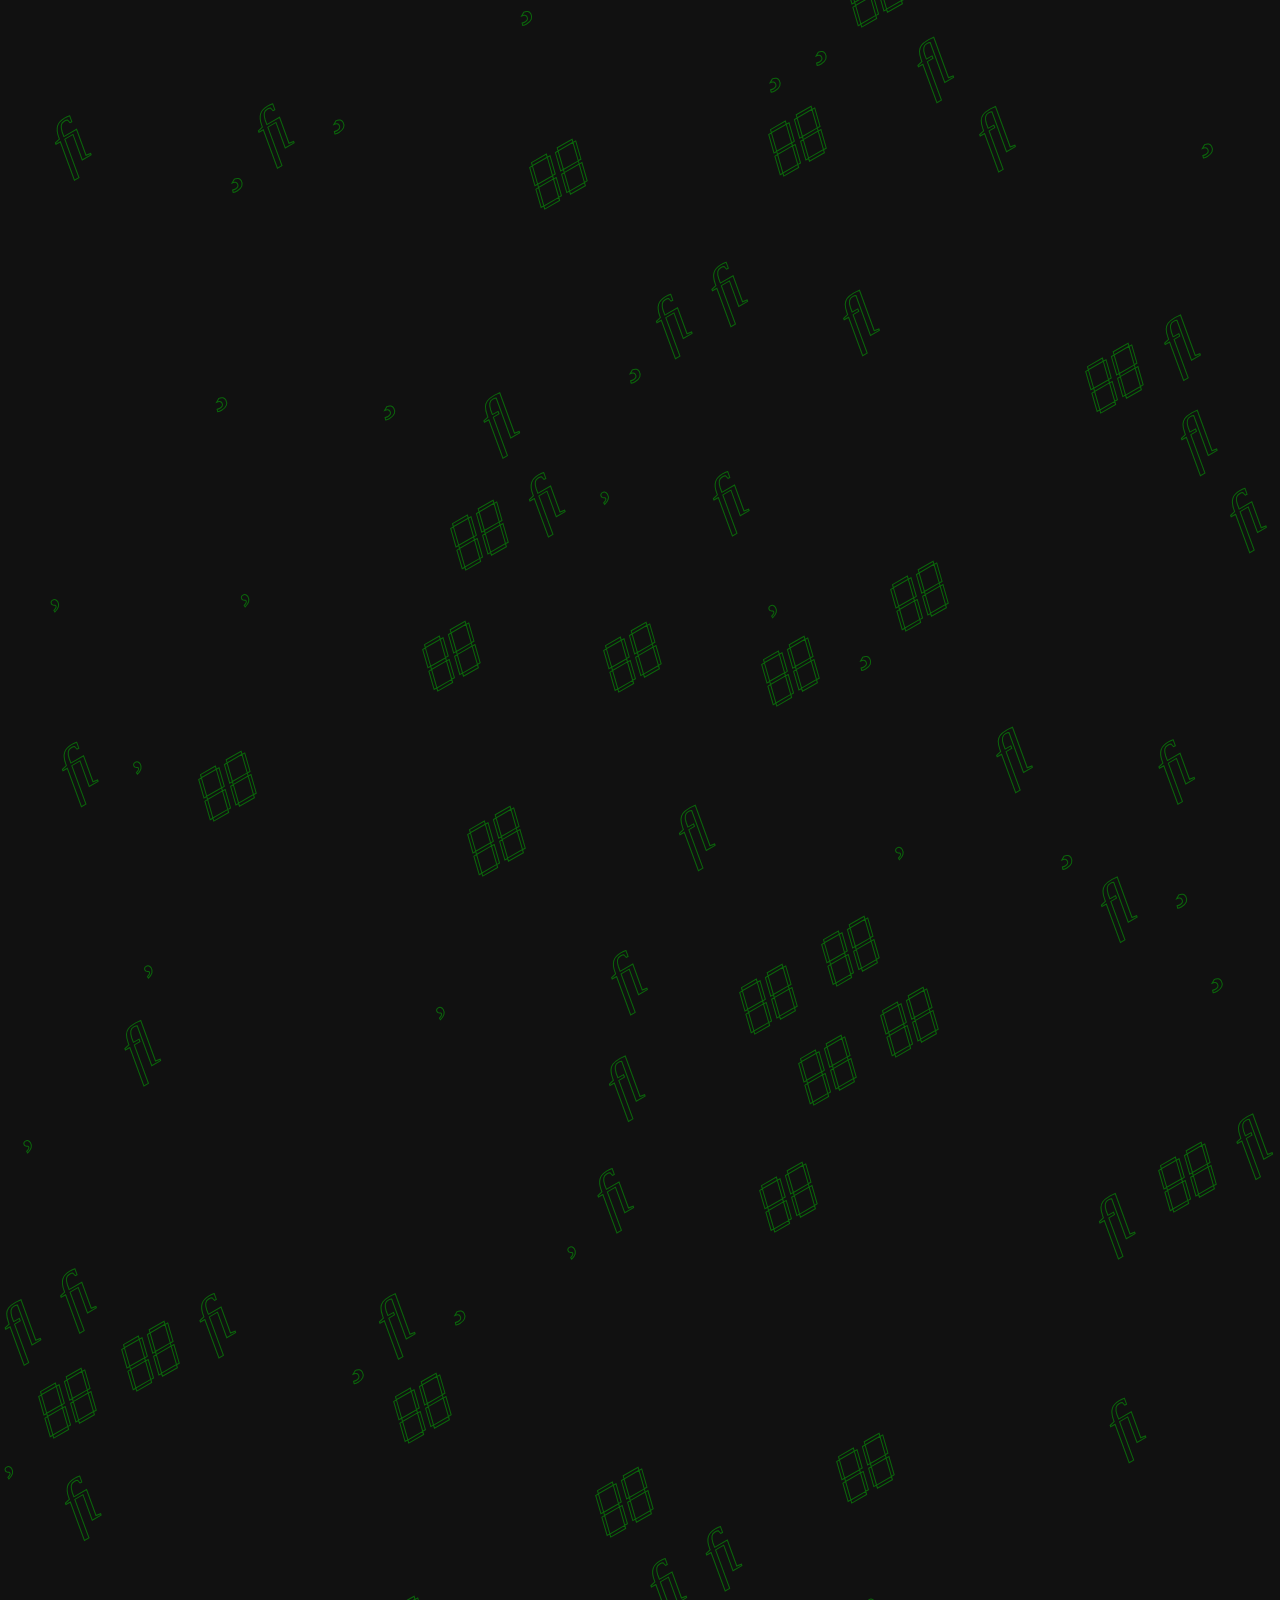
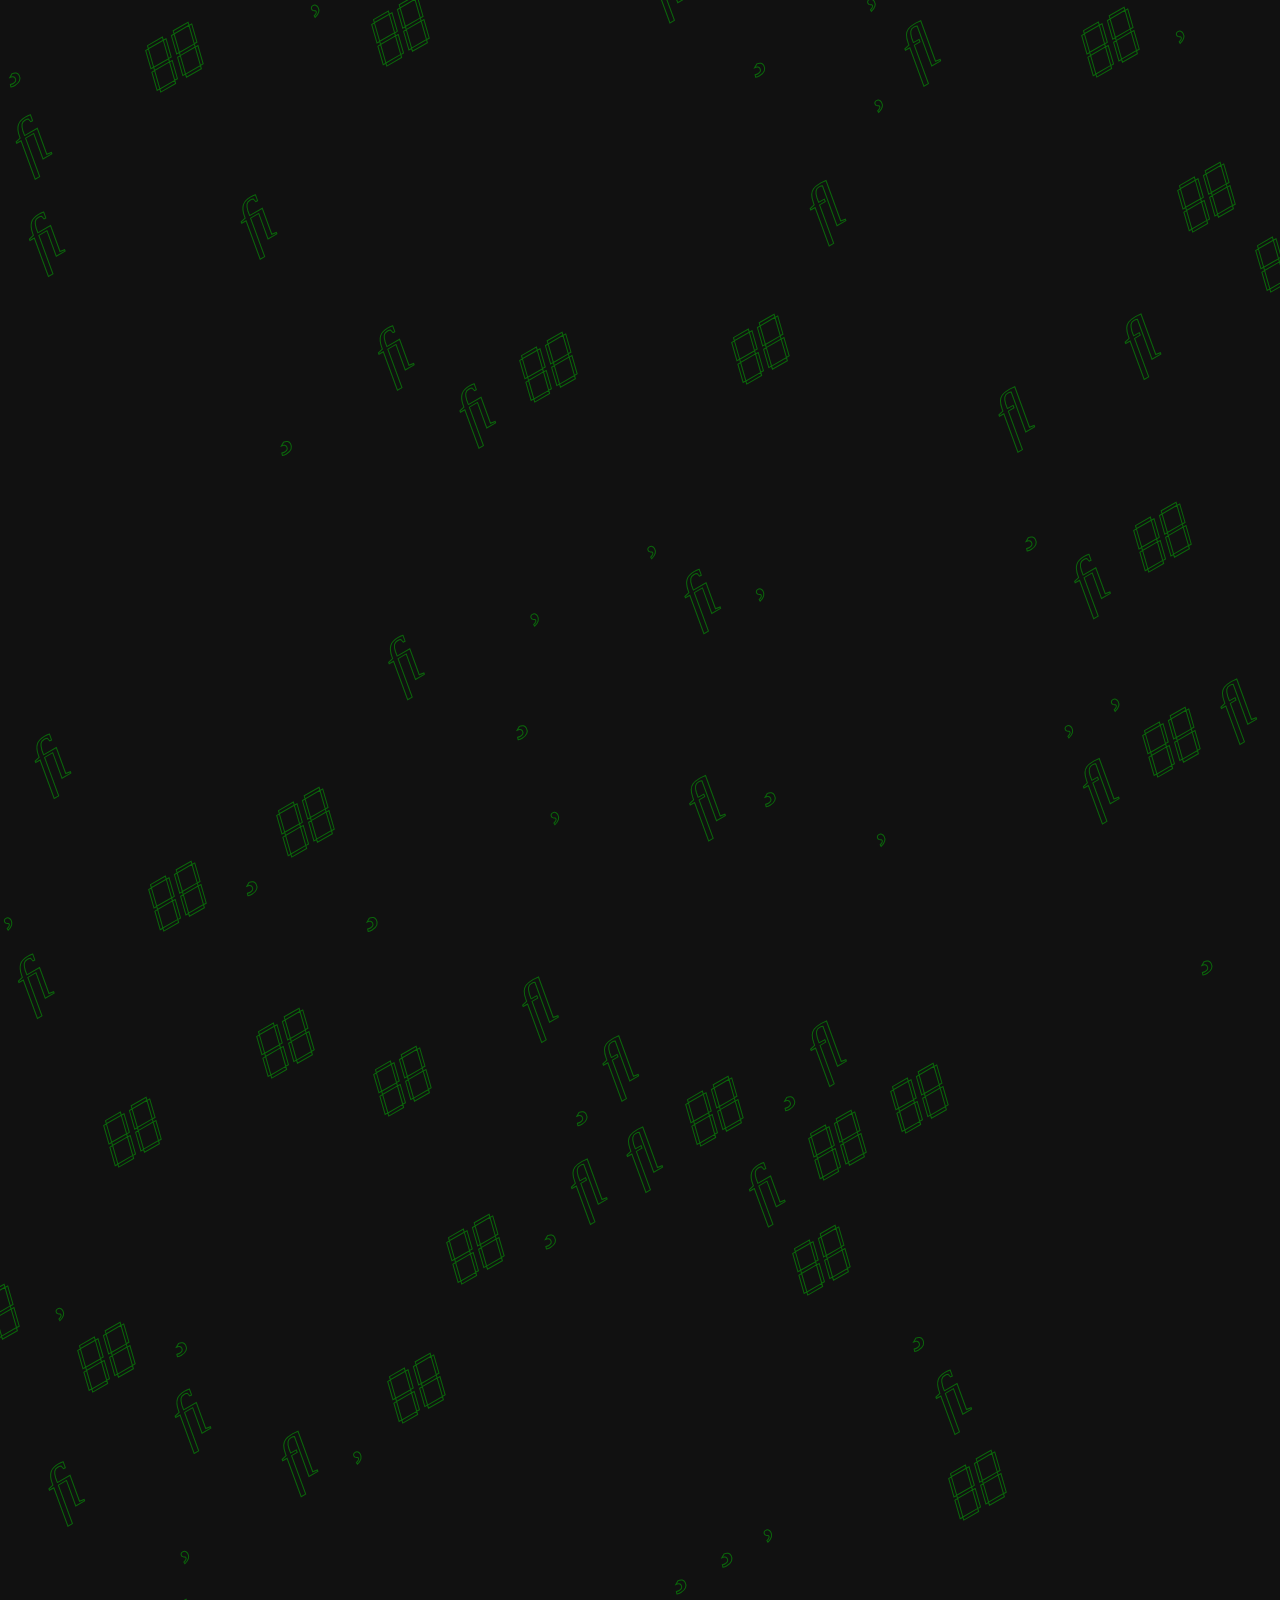
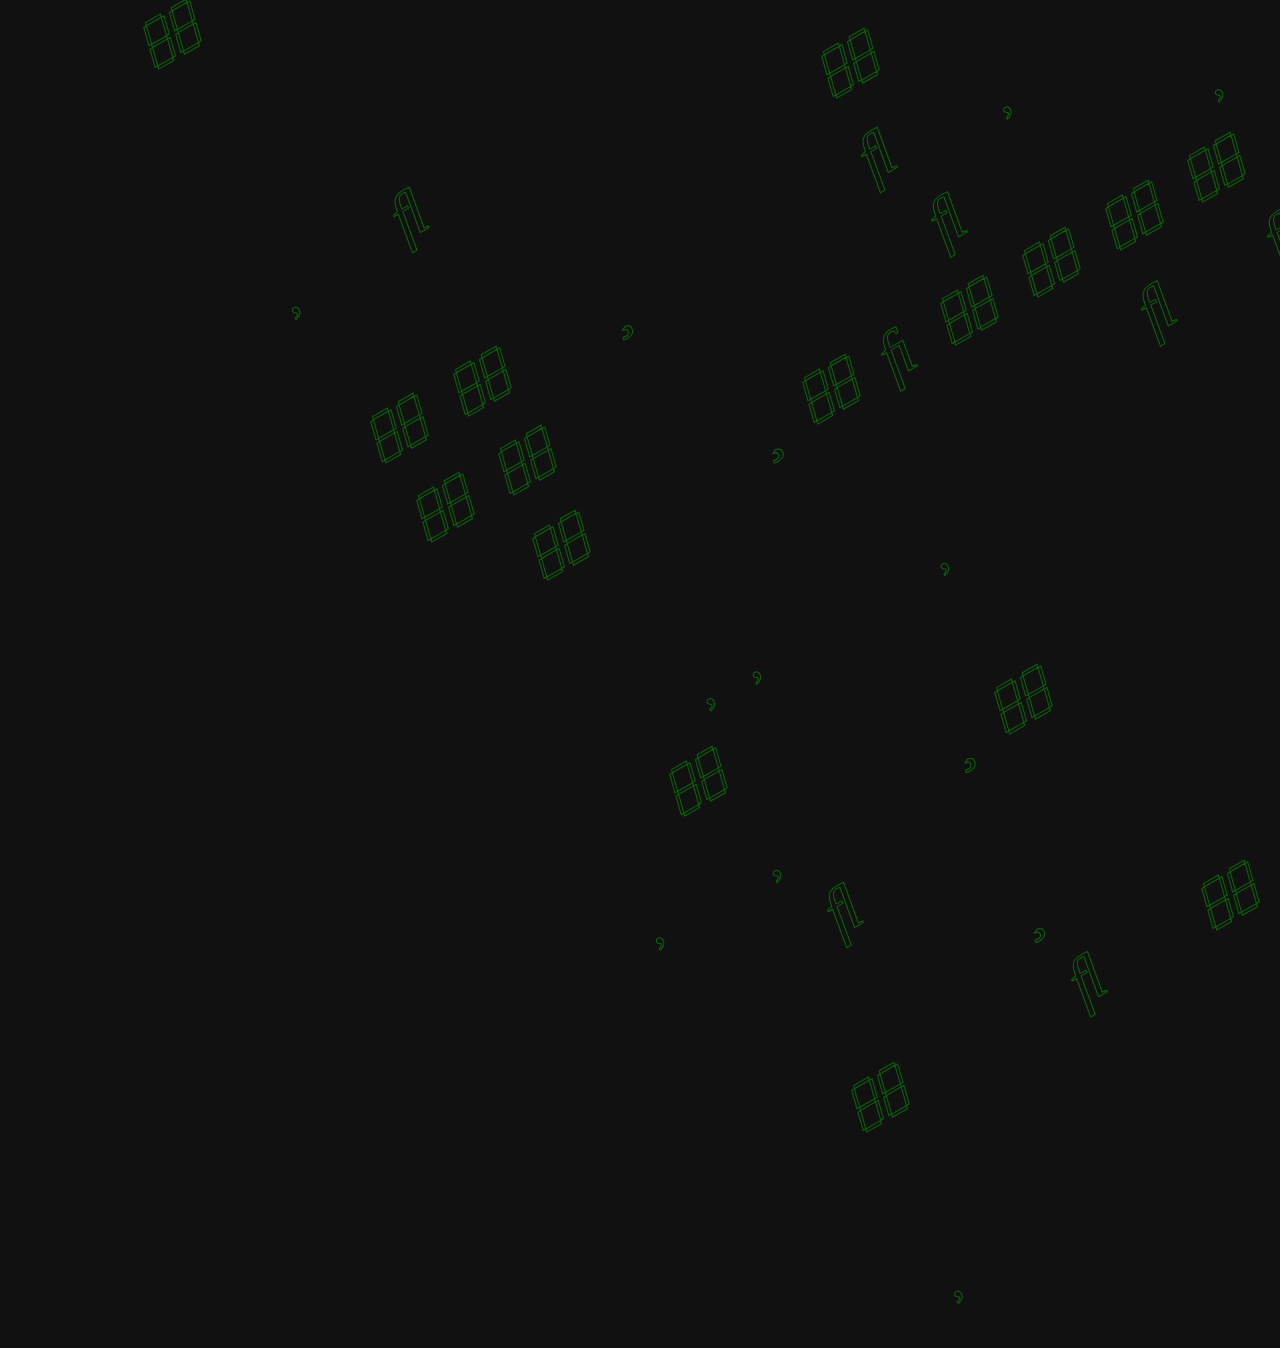
<file: animated-background/index.html>
<!DOCTYPE html>
<html lang="en">
	<head>
		<meta charset="UTF-8" />
		<meta name="viewport" content="width=device-width, initial-scale=1.0" />
		<title>Document</title>
		<link rel="stylesheet" href="main.css" />

		<!-- https://cdnjs.com/libraries/font-awesome -->
		<link
			rel="stylesheet"
			href="https://cdnjs.cloudflare.com/ajax/libs/font-awesome/6.5.2/css/all.min.css"
			integrity="sha512-SnH5WK+bZxgPHs44uWIX+LLJAJ9/2PkPKZ5QiAj6Ta86w+fsb2TkcmfRyVX3pBnMFcV7oQPJkl9QevSCWr3W6A=="
			crossorigin="anonymous"
			referrerpolicy="no-referrer"
		/>
	</head>
	<body>
		<div class="box">
			<div class="group"></div>
		</div>

		<script src="main.js"></script>
	</body>
</html>
</file>
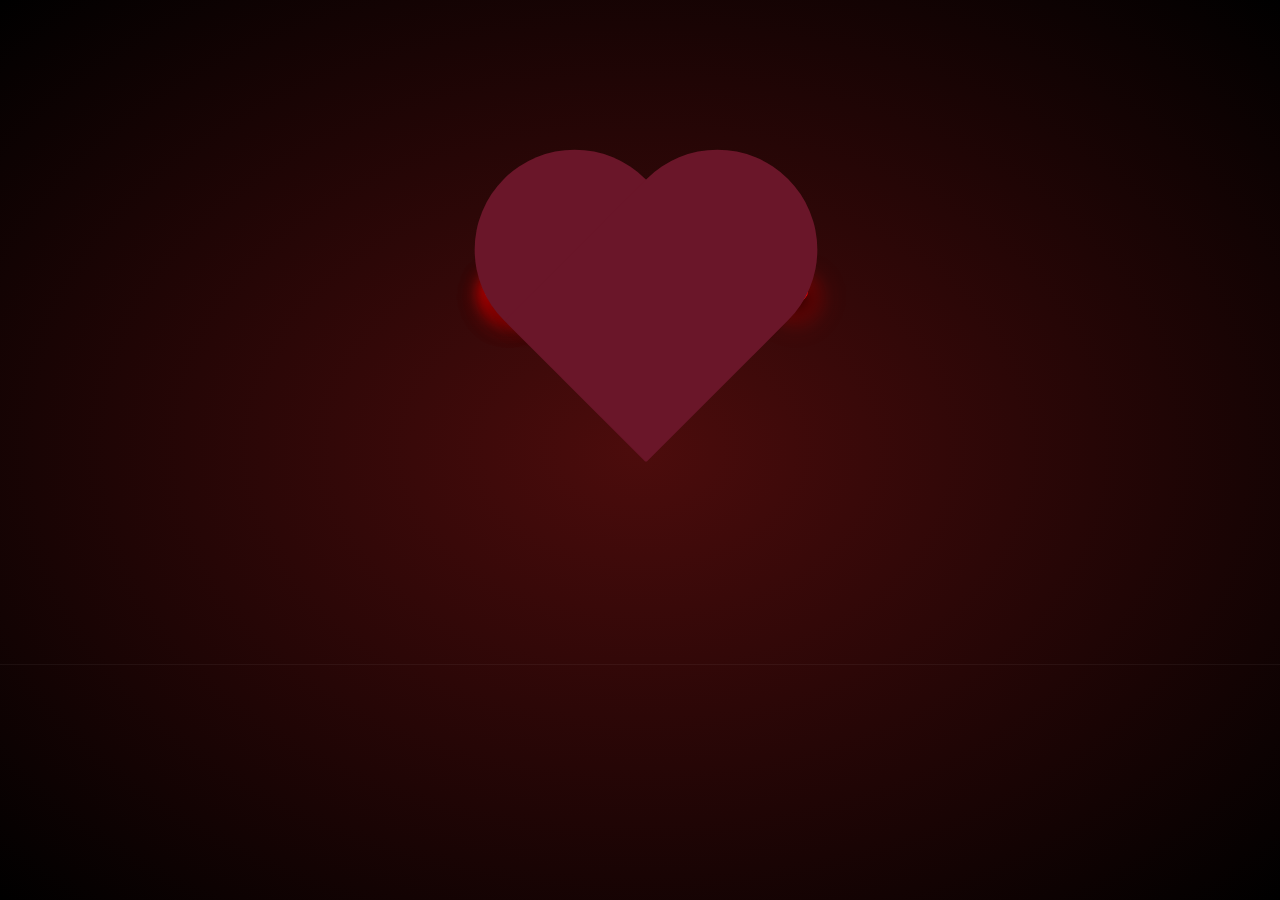
<file: heart-rain/index.html>
<!DOCTYPE html>
<html lang="en">
	<head>
		<meta charset="UTF-8" />
		<meta name="viewport" content="width=device-width, initial-scale=1.0" />
		<title>Love Rain Animation</title>
		<link rel="stylesheet" href="main.css" />
	</head>
	<body>
		<div class="container">
			<div class="heart"></div>
		</div>
		<script src="main.js"></script>
	</body>
</html>
</file>
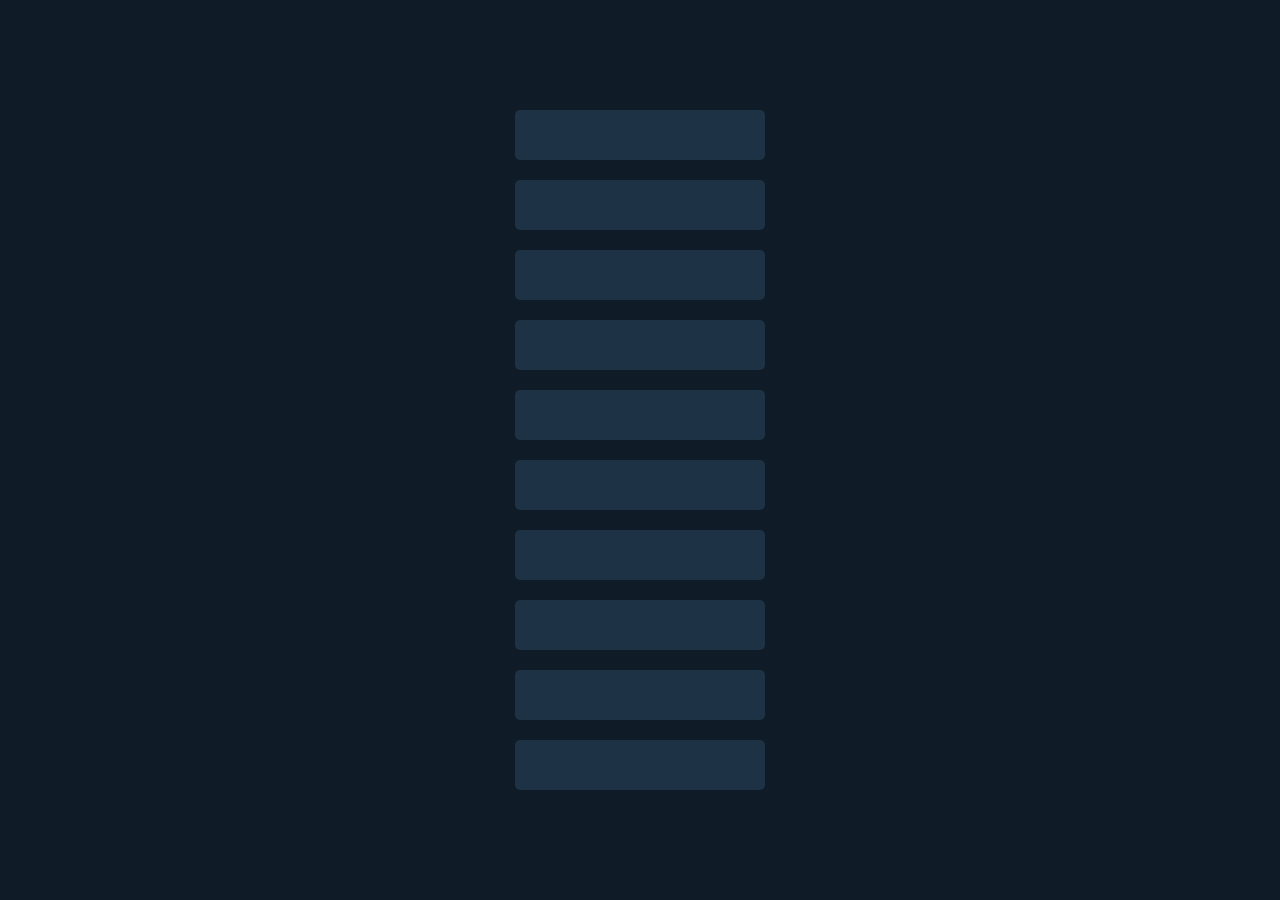
<file: hover-sibling-elements/index.html>
<!DOCTYPE html>
<html lang="en">
	<head>
		<meta charset="UTF-8" />
		<meta name="viewport" content="width=device-width, initial-scale=1.0" />
		<title>Magnetic Link</title>
		<link rel="stylesheet" href="main.css" />
	</head>
	<body>
		<div class="container">
			<div class="box"></div>
			<div class="box"></div>
			<div class="box"></div>
			<div class="box"></div>
			<div class="box"></div>
			<div class="box"></div>
			<div class="box"></div>
			<div class="box"></div>
			<div class="box"></div>
			<div class="box"></div>
		</div>

		<script src="main.js"></script>
	</body>
</html>
</file>
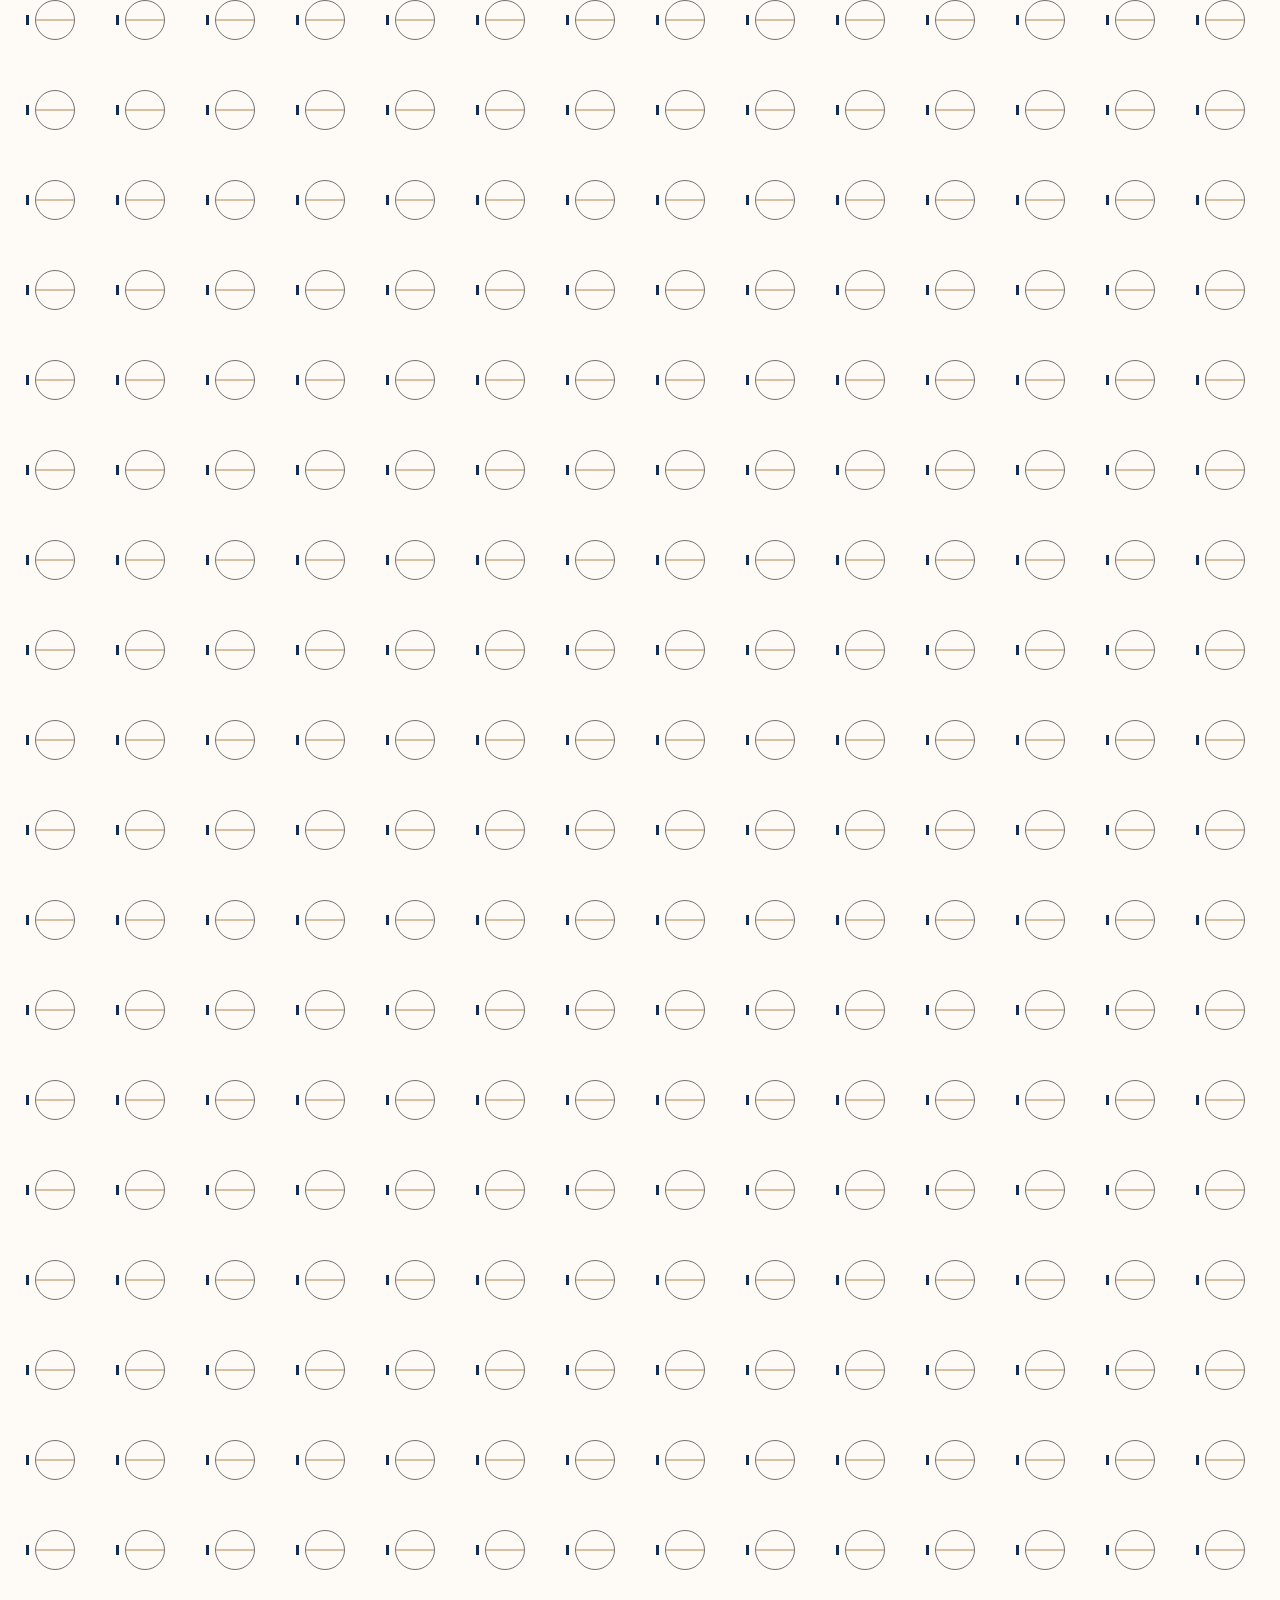
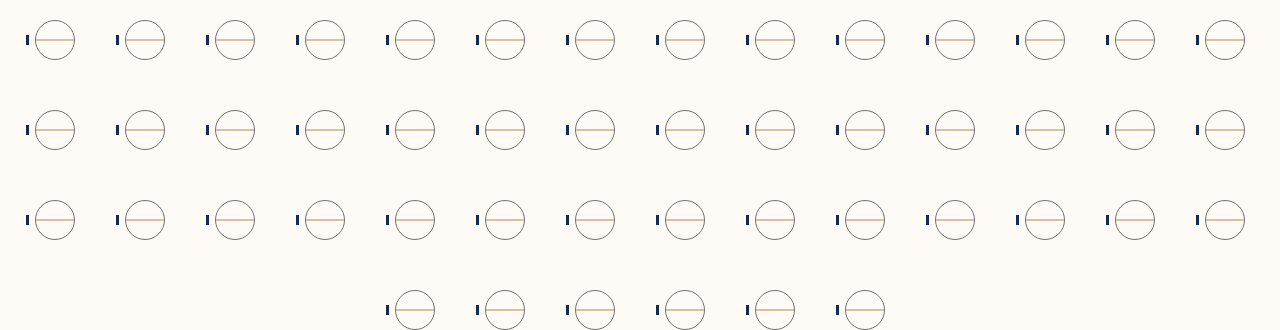
<file: magnetic-background/index.html>
<!doctype html>
<html lang="en">
<head>
    <meta charset="UTF-8">
    <meta name="viewport"
          content="width=device-width, user-scalable=no, initial-scale=1.0, maximum-scale=1.0, minimum-scale=1.0">
    <meta http-equiv="X-UA-Compatible" content="ie=edge">
    <title>Document</title>
	<link rel="stylesheet" href="main.css">
</head>
<body>

<script src="main.js"></script>
</body>
</html>
</file>
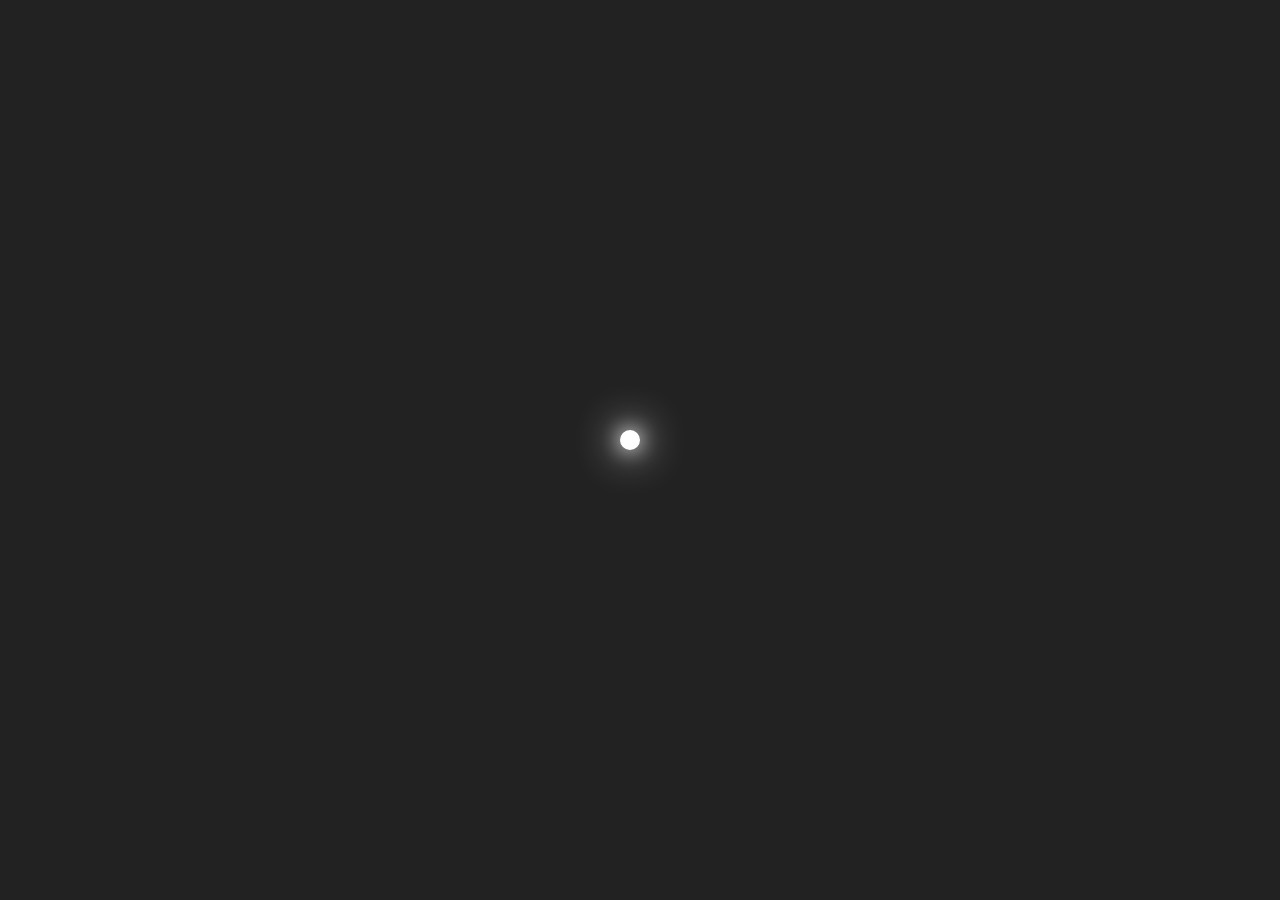
<file: magnetic-link/index.html>
<!DOCTYPE html>
<html lang="en">
<head>
  <meta charset="UTF-8" />
  <meta name="viewport" content="width=device-width, initial-scale=1.0" />
  <title>Magnetic Link</title>
  <link rel="stylesheet" href="main.css" />

  <!-- https://cdnjs.com/libraries/font-awesome -->
  <link
    rel="stylesheet"
    href="https://cdnjs.cloudflare.com/ajax/libs/font-awesome/6.5.2/css/all.min.css"
    integrity="sha512-SnH5WK+bZxgPHs44uWIX+LLJAJ9/2PkPKZ5QiAj6Ta86w+fsb2TkcmfRyVX3pBnMFcV7oQPJkl9QevSCWr3W6A=="
    crossorigin="anonymous"
    referrerpolicy="no-referrer"
  />
</head>
<body>
<ul>
  <li>
    <a href="#"> </a>
    <i class="fa-brands fa-facebook-f"></i>
  </li>
  <li>
    <a href="#"> </a>
    <i class="fa-brands fa-x-twitter"></i>
  </li>
  <li>
    <a href="#"> </a>
    <i class="fa-brands fa-instagram"></i>
  </li>
  <div id="cursor"></div>
</ul>

<script src="main.js"></script>
</body>
</html>
</file>
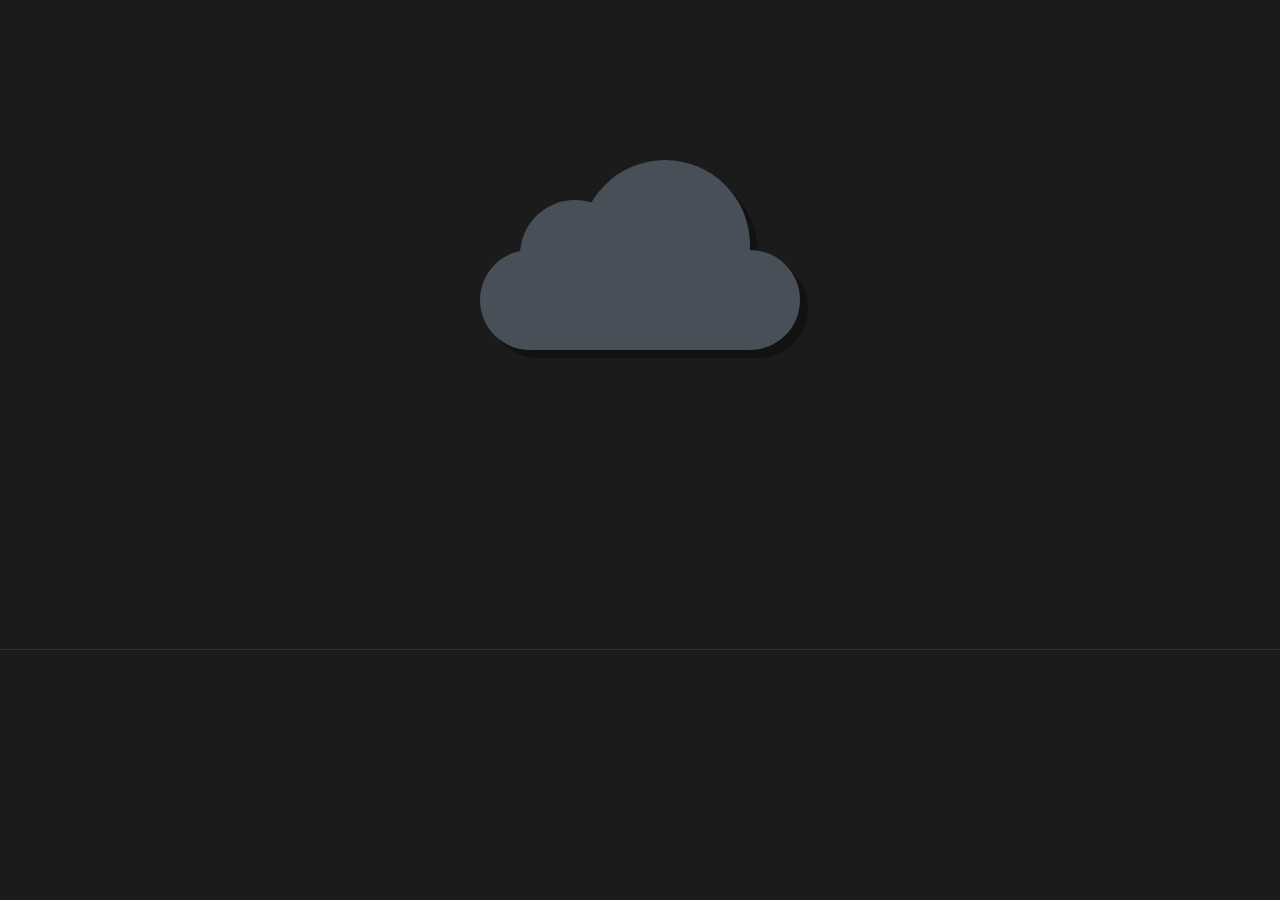
<file: rain/index.html>
<!DOCTYPE html>
<html lang="en">
	<head>
		<meta charset="UTF-8" />
		<meta name="viewport" content="width=device-width, initial-scale=1.0" />
		<title>Document</title>
		<link rel="stylesheet" href="main.css" />
	</head>
	<body>
		<div class="container">
			<div class="cloud"></div>
		</div>

		<script src="main.js"></script>
	</body>
</html>
</file>
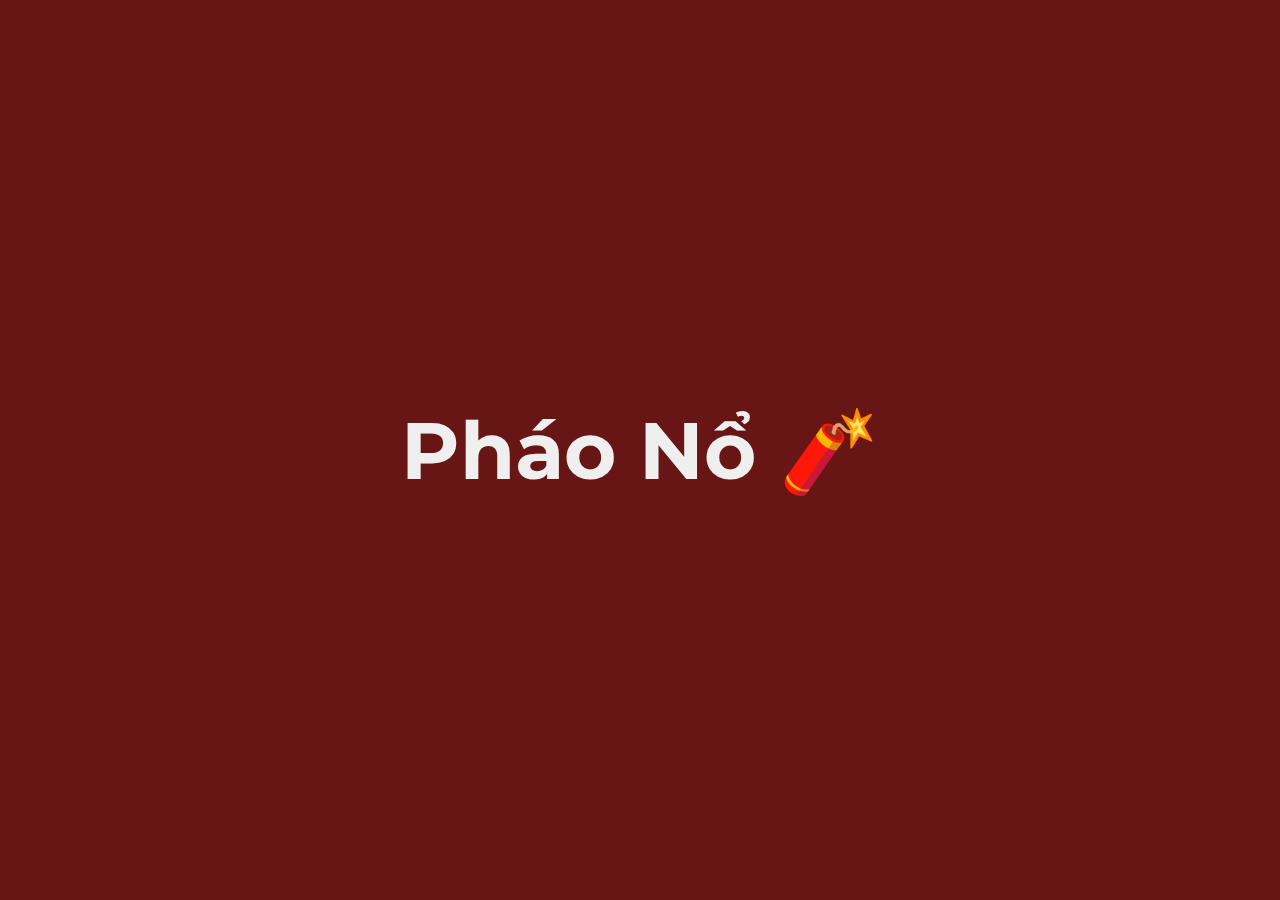
<file: spark-animation/index.html>
<!DOCTYPE html>
<html lang="en">
	<head>
		<meta charset="UTF-8" />
		<meta name="viewport" content="width=device-width, initial-scale=1.0" />
		<title>Document</title>
		<link rel="stylesheet" href="main.css" />

		<!-- https://cdnjs.com/libraries/font-awesome -->
		<link
			rel="stylesheet"
			href="https://cdnjs.cloudflare.com/ajax/libs/font-awesome/6.5.2/css/all.min.css"
			integrity="sha512-SnH5WK+bZxgPHs44uWIX+LLJAJ9/2PkPKZ5QiAj6Ta86w+fsb2TkcmfRyVX3pBnMFcV7oQPJkl9QevSCWr3W6A=="
			crossorigin="anonymous"
			referrerpolicy="no-referrer"
		/>
		<link rel="preconnect" href="https://fonts.googleapis.com">
		<link rel="preconnect" href="https://fonts.gstatic.com" crossorigin>
		<link href="https://fonts.googleapis.com/css2?family=Montserrat:ital,wght@0,100..900;1,100..900&family=Roboto:ital,wght@0,100;0,300;0,400;0,500;0,700;0,900;1,100;1,300;1,400;1,500;1,700;1,900&display=swap" rel="stylesheet">
	</head>
	<body>
		<h2>Pháo Nổ 🧨</h2>
		<script src="main.js"></script>
	</body>
</html>
</file>
<file: animated-background/main.css>
*{
  margin: 0;
  padding: 0;
  box-sizing: border-box;
}

body{
  min-height: 100vh;
  background: #111;
  overflow: hidden;
}
.box{
  position: absolute;
  top: 0;
  left: 0;
  width: 100vw;
  height: 100vh;
  display: flex;
  justify-content: flex-end;
}

.box .group{
  position: relative;
  transform: rotate(-30deg);
  display: flex;
  flex-direction: column;
  gap: 1em;
}

.iconContainer{
  display: flex;
  gap: .5em;
  font-size: 4em;
  width: 200vw;
  animation: animate 80s linear infinite;
}
@keyframes animate {
  0%, 100% {
    transform: translateX(-50vw);
  }
  50%{
    transform: translateX(0vw);
  }
}
.iconContainer:nth-child(even){
  animation: animate2 80s linear infinite;
}
@keyframes animate2 {
  0%, 100% {
    transform: translateX(50vw);
  }
  50%{
    transform: translateX(0vw);
  }
}
.iconContainer i{
  cursor: default;
  user-select: none;
  transition: 2s;
  color: transparent;
  opacity: .35;
  -webkit-text-stroke: 1px #0f0;
}
.iconContainer i:hover{
  color: #0f0;
  transition: 0s;
  -webkit-text-stroke: 1px transparent;
  opacity: 1;
  text-shadow: 0 0 120px #0f0;
}
</file>
<file: heart-rain/main.css>
*{
  margin: 0;
  padding: 0;
  box-sizing: border-box;
}

body{
  display: flex;
  justify-content: center;
  align-items: center;
  min-height: 100vh;
  background: radial-gradient(#4c0c0c, #000);
}
.container{
  position: relative;
  height: 430px;
  width: 100%;
  display: flex;
  justify-content: center;
  border-bottom: 1px solid rgba(255,255,255,0.05);
  -webkit-box-reflect: below 1px linear-gradient(transparent, transparent,transparent,transparent,);
}
.heart{
  position: relative;
  width: 300px;
  height: 300px;
}
.heart:before{
  content: '';
  position: absolute;
  top: -100px;
  left: 20px;
  width: 200px;
  height: 300px;
  background: #6a1629;
  border-top-left-radius: 100px;
  border-top-right-radius: 100px;
  rotate: -45deg;
  z-index: 1000;
  animation: animateHeart 2s steps(1) infinite;
}
.heart:after{
  content: '';
  position: absolute;
  top: -100px;
  left: 92px;
  width: 200px;
  height: 300px;
  background: #6a1629;
  border-top-left-radius: 100px;
  border-top-right-radius: 100px;
  rotate: 45deg;
  z-index: 1000;
  animation: animateHeart 2s steps(1) infinite;
}

@keyframes animateHeart {
  0%,94%,100%{
    filter: none
  }
  95%{
    filter: drop-shadow(0 0 50px #f00) drop-shadow(0 0 150px #f00);
    background: #f00;
  }
}
.drop{
  position: absolute;
  width: 30px;
  height: 30px;
  top: 40px;
  filter: drop-shadow(5px 5px 10px #000) drop-shadow(0 0 10px #f00);
  animation: animate 4s linear forwards;
}
.drop::before{
  content:'';
  position: absolute;
  width: 20px;
  height: 30px;
  background: #f00;
  border-top-left-radius: 20px;
  border-top-right-radius: 20px;
  transform-origin: bottom center;
  rotate: -45deg;
  z-index: 100000;
}
.drop::after{
  content:'';
  left: -14px;
  position: absolute;
  width: 20px;
  height: 30px;
  background: #f00;
  border-top-left-radius: 20px;
  border-top-right-radius: 20px;
  transform-origin: bottom center;
  rotate: 45deg;
  z-index: 100000;
}

@keyframes animate {
  0%{
    top: 40px;
    opacity: 1;
    scale: 1;
  }
  70%{
    top: 400px;
    opacity: 1;
  }
  80%{
    top: 400px;
  }
  100%{
    top: 400px;
    opacity: 0;
    scale: 0;
  }
}
</file>
<file: hover-sibling-elements/main.css>
*{
  margin: 0;
  padding: 0;
  box-sizing: border-box;
}
body{
  display: flex;
  justify-content: center;
  align-items: center;
  min-height: 100vh;
  background: #0f1b26;
  overflow: hidden;
}

.container{
  display: flex;
  justify-content: center;
  align-items: center;
  flex-direction: column;
  gap: 20px;
}

.container .box{
  position: relative;
  width: 250px;
  height: 50px;
  background: #1d3244;
  border-radius: 5px;
  transition: .5s
}
.container .box.hovered{
  scale: 1.75;
  z-index: 100000;
  background: #1296ff;
  box-shadow: 0 0 50px rgba(0,0,0,0.25);
}
.container .box.prev1,
.container .box.next1{
  scale: 1.5;
  z-index: 3;
  background: #0d75c9;
  box-shadow: 0 0 50px rgba(0,0,0,0.15);
}
.container .box.prev2,
.container .box.next2{
  scale: 1.25;
  z-index: 2;
  background: #08518d;
  box-shadow: 0 0 50px rgba(0,0,0,0.05);
}
</file>
<file: magnetic-background/main.css>
*{
  margin: 0;
  padding: 0;
  box-sizing: border-box;
}
body{
  min-height: 100vh;
  background: #fefaf6;
  display: flex;
  align-items: center;
  justify-content: center;
  flex-wrap: wrap;
  gap: 50px;
  overflow: hidden;
}
.box{
  position: relative;
  width: 40px;
  height: 40px;
  border-radius: 50%;
  border: 1px solid #717171;
  display: flex;
  justify-content: center;
  align-items: center;
}
.box::before{
  content: '';
  position: absolute;
  width: 100%;
  height: 2px;
  background: #dac0a3;
}
.box::after{
  content: '';
  position: absolute;
  left: -10px;
  width: 3px;
  height: 10px;
  background: #102c57;
}
</file>
<file: magnetic-link/main.css>
*{
  margin: 0;
  padding: 0;
  box-sizing: border-box;
}
body{
  display: flex;
  justify-content: center;
  align-items: center;
  min-height: 100vh;
  background: #222;
  overflow-x: hidden;
  cursor: none;
}
ul{
  display: flex;
  justify-content: center;
  align-items: center;
  gap: 50px;
}

ul li {
  position: relative;
  width: 100px;
  height: 100px;
  /* background: #f00; */
  border-radius: 50%;
  display: flex;
  justify-content: center;
  align-items: center;
  transition: .1s;
  font-size: 2em;
  text-decoration: none;
}

ul li a{
  display: block;
  width: 100%;
  height: 100%;
  cursor: none;
}

ul li i{
  position: absolute;
  pointer-events: none;
  color:#fff;
}

#cursor{
  position: absolute;
  transform: translate(-50%, -50%);
  width: 20px;
  height: 20px;
  border-radius: 50%;
  border: 10px solid #fff;
  filter: drop-shadow(0 0 10px #fff) drop-shadow(0 0 20px #fff);
  pointer-events: none;
  opacity: 0;
  transition: all .5s, left 0s, top 0s;
}
ul li:hover ~ #cursor{
  width: 100px;
  height: 100px;
  border: 2px solid #fff;
}
body:hover #cursor{
  opacity: 1;
}
</file>
<file: rain/main.css>
*{
  margin: 0;
  padding: 0;
  box-sizing: border-box;
}

body{
  display: flex;
  justify-content: center;
  align-items: center;
  min-height: 100vh;
  background: #1b1b1b;
}

.container{
  position: relative;
  width: 100%;
  height: 400px;
  display: flex;
  justify-content: center;
  border-bottom: 1px solid rgba(255,255,255,0.1);
}

.container .cloud{
  position: relative;
  width: 320px;
  height: 100px;
  border-radius: 100px;
  filter: drop-shadow(8px 8px 0 #0005);
  animation: animateCloud 2s steps(1) infinite;
}

@keyframes animateCloud {
  0% {
    filter: drop-shadow(8px 8px 0 #0001) 
    drop-shadow(0 0 0 #fff)
    brightness(1);
  }
  95% {
    filter: drop-shadow(8px 8px 0 #0001) 
    drop-shadow(0 0 50px #fff5)
    brightness(10);
  }
}

.container .cloud:before{
  content: '';
  position: absolute;
  top: -50px;
  left: 40px;
  width: 110px;
  height: 110px;
  border-radius: 50%;
  background: #484f59;
  box-shadow: 90px -10px 0 30px #484f59;
}
.container .cloud::after{
  content: '';
  position: absolute;
  inset: 0;
  background: #484f59;
  border-radius: 100px;
}

.container .cloud .drop{
  position: absolute;
  top: 40px;
  background: #05a2eb;
  width: 2px;
  height: 10px;
  transform-origin: bottom;
  animation: animate 2s linear infinite;
}

@keyframes animate {
  0%{
    transform: translateY(0) scaleY(1);
  }
  70%{
    transform: translateY(360px) scaleY(1);
  }
  80%{
    transform: translateY(360px) scaleY(0.2);
  }
  100%{
    transform: translateY(360px) scaleY(0.2) scaleX(15);
  }
}
</file>
<file: spark-animation/main.css>
*{
  margin: 0;
  padding: 0;
  box-sizing: border-box;
  font-family: "Montserrat", sans-serif;
}

body{
  display: flex;
  justify-content: center;
  align-items: center;
  min-height: 100vh;
  background: #681515;
  overflow: hidden;
}
h2{
  color: #efefef;
  font-size: 5em;
  user-select: none;
  text-align: center;
}
i{
  position: fixed;
  border-radius: 50%;
  background: #fff;
  width: 50px;
  height: 50px;
  pointer-events: none;
  animation: animate 2s ease-out forwards;
}
@keyframes animate {
  0%{
    opacity: 1;
    transform: translate(0,0);
  }
  100%{
    opacity: 0;
    transform: translate(var(--randomX),var(--randomY));
  }
}
</file>
